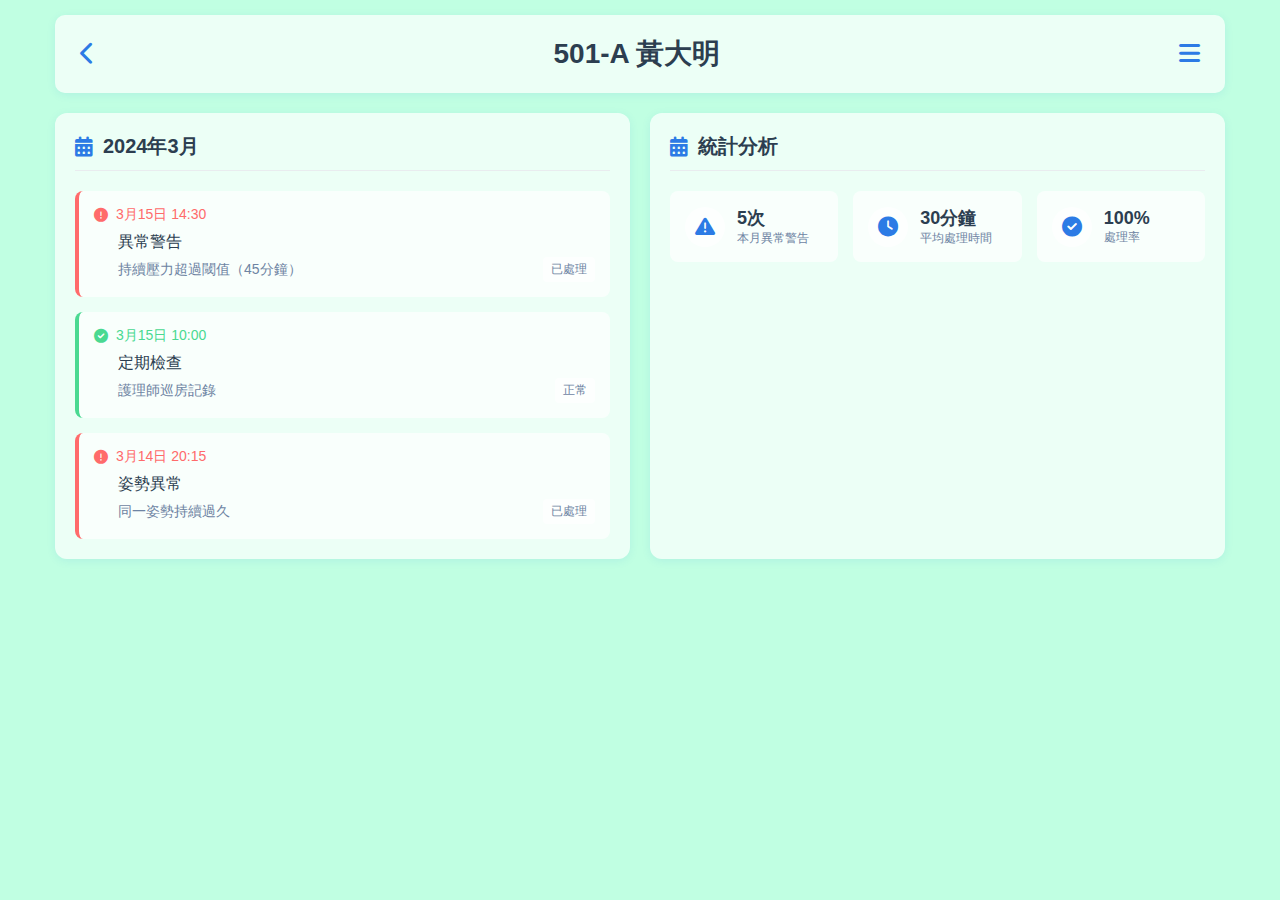
<file: history.html>
<!DOCTYPE html>
<html lang="en">
<head>
  <meta charset="UTF-8">
  <meta name="viewport" content="width=device-width, initial-scale=1.0">
  <title>壓瘡防治 - 歷史紀錄</title>
  <link rel="stylesheet" href="history.css">
  <link rel="stylesheet" href="https://cdnjs.cloudflare.com/ajax/libs/font-awesome/6.0.0/css/all.min.css">
</head>
<body>
  <div class="container">
    <header class="header">
      <div class="header-content">
        <a href="index.html" class="back-icon">
          <i class="fas fa-chevron-left"></i>
        </a>
        <h1 class="header-title">501-A 黃大明</h1>
        <div class="menu-container">
          <button class="hamburger-btn" id="hamburgerBtn">
            <i class="fas fa-bars"></i>
          </button>
          <nav class="nav-items" id="navItems">
            <a href="index.html" class="nav-link">
              <i class="fas fa-home"></i>
              <span>返回首頁</span>
            </a>
            <a href="patient-info.html" class="nav-link">
              <i class="fas fa-user"></i>
              <span>患者資訊</span>
            </a>
            <a href="history.html" class="nav-link">
              <i class="fas fa-history"></i>
              <span>歷史紀錄</span>
            </a>
            <a href="1st.html" class="nav-link">
              <i class="fas fa-chart-line"></i>
              <span>即時監測</span>
            </a>
          </nav>
        </div>
      </div>
    </header>

    <div class="history-list">
      <div class="history-card">
        <div class="history-header">
          <h2><i class="fas fa-calendar-alt"></i> 2024年3月</h2>
        </div>
        <div class="history-content">
          <div class="history-item warning">
            <div class="history-date">
              <i class="fas fa-exclamation-circle"></i>
              <span>3月15日 14:30</span>
            </div>
            <div class="history-details">
              <div class="history-title">異常警告</div>
              <div class="history-description">
                持續壓力超過閾值（45分鐘）
                <span class="status-badge">已處理</span>
              </div>
            </div>
          </div>

          <div class="history-item normal">
            <div class="history-date">
              <i class="fas fa-check-circle"></i>
              <span>3月15日 10:00</span>
            </div>
            <div class="history-details">
              <div class="history-title">定期檢查</div>
              <div class="history-description">
                護理師巡房記錄
                <span class="status-badge">正常</span>
              </div>
            </div>
          </div>

          <div class="history-item warning">
            <div class="history-date">
              <i class="fas fa-exclamation-circle"></i>
              <span>3月14日 20:15</span>
            </div>
            <div class="history-details">
              <div class="history-title">姿勢異常</div>
              <div class="history-description">
                同一姿勢持續過久
                <span class="status-badge">已處理</span>
              </div>
            </div>
          </div>
        </div>
      </div>

      <div class="history-card">
        <div class="history-header">
          <h2><i class="fas fa-calendar-alt"></i> 統計分析</h2>
        </div>
        <div class="history-stats">
          <div class="stat-item">
            <div class="stat-icon">
              <i class="fas fa-exclamation-triangle"></i>
            </div>
            <div class="stat-info">
              <div class="stat-value">5次</div>
              <div class="stat-label">本月異常警告</div>
            </div>
          </div>

          <div class="stat-item">
            <div class="stat-icon">
              <i class="fas fa-clock"></i>
            </div>
            <div class="stat-info">
              <div class="stat-value">30分鐘</div>
              <div class="stat-label">平均處理時間</div>
            </div>
          </div>

          <div class="stat-item">
            <div class="stat-icon">
              <i class="fas fa-check-circle"></i>
            </div>
            <div class="stat-info">
              <div class="stat-value">100%</div>
              <div class="stat-label">處理率</div>
            </div>
          </div>
        </div>
      </div>
    </div>
  </div>

  <script src="menu.js"></script>
</body>
</html>
</file>
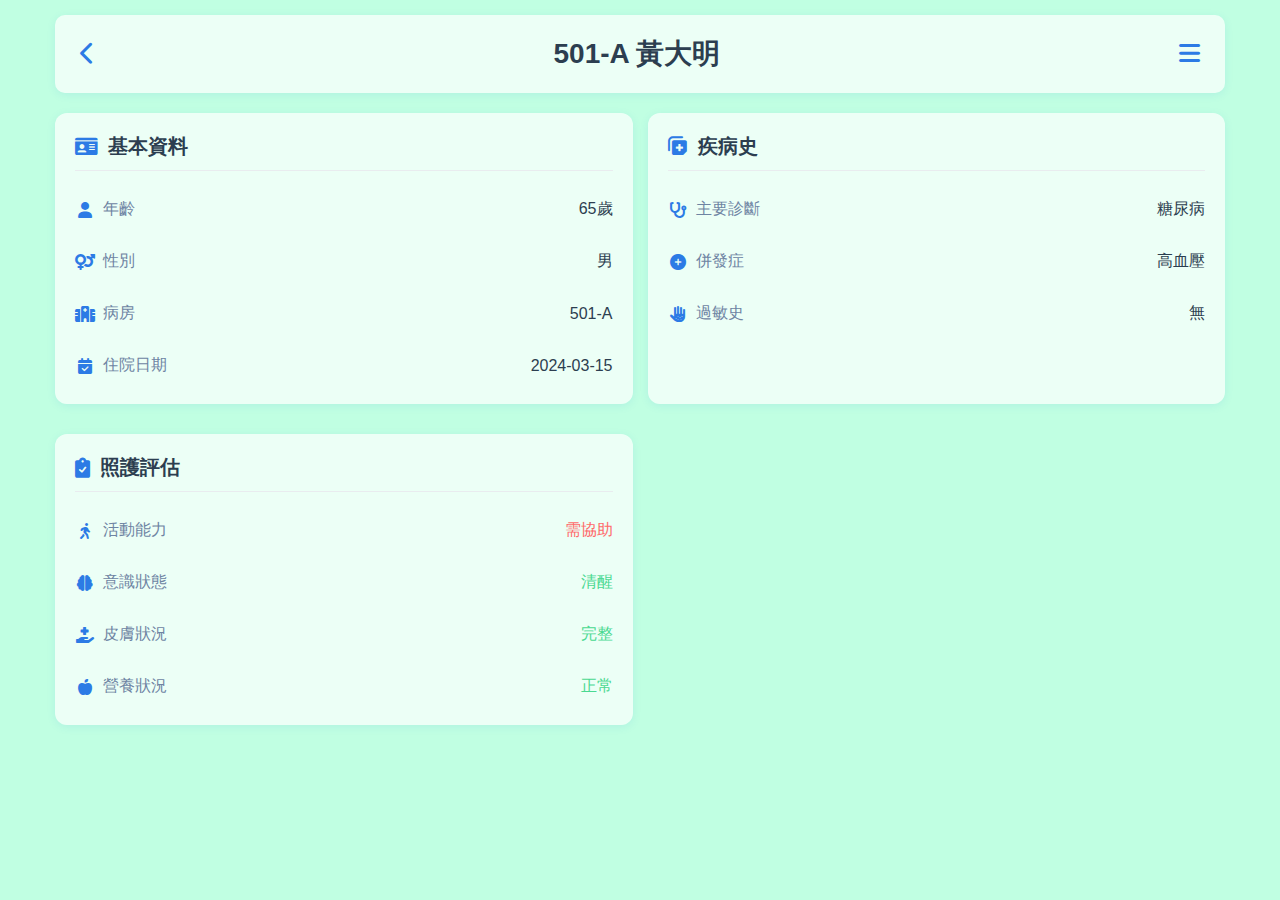
<file: patient-info.html>
<!DOCTYPE html>
<html lang="en">
<head>
  <meta charset="UTF-8">
  <meta name="viewport" content="width=device-width, initial-scale=1.0">
  <title>壓瘡防治 - 患者資訊</title>
  <link rel="stylesheet" href="patient-info.css">
  <link rel="stylesheet" href="https://cdnjs.cloudflare.com/ajax/libs/font-awesome/6.0.0/css/all.min.css">
</head>
<body>
  <div class="container">
    <header class="header">
      <div class="header-content">
        <a href="index.html" class="back-icon">
          <i class="fas fa-chevron-left"></i>
        </a>
        <h1 class="header-title">501-A 黃大明</h1>
        <div class="menu-container">
          <button class="hamburger-btn" id="hamburgerBtn">
            <i class="fas fa-bars"></i>
          </button>
          <nav class="nav-items" id="navItems">
            <a href="index.html" class="nav-link">
              <i class="fas fa-home"></i>
              <span>返回首頁</span>
            </a>
            <a href="patient-info.html" class="nav-link">
              <i class="fas fa-user"></i>
              <span>患者資訊</span>
            </a>
            <a href="history.html" class="nav-link">
              <i class="fas fa-history"></i>
              <span>歷史紀錄</span>
            </a>
            <a href="1st.html" class="nav-link">
              <i class="fas fa-chart-line"></i>
              <span>即時監測</span>
            </a>
          </nav>
        </div>
      </div>
    </header>

    <div class="info-list">
      <div class="info-card">
        <div class="info-header">
          <h2><i class="fas fa-id-card"></i> 基本資料</h2>
        </div>
        <div class="info-content">
          <div class="info-item">
            <span class="info-label"><i class="fas fa-user"></i> 年齡</span>
            <span class="info-value">65歲</span>
          </div>
          <div class="info-item">
            <span class="info-label"><i class="fas fa-venus-mars"></i> 性別</span>
            <span class="info-value">男</span>
          </div>
          <div class="info-item">
            <span class="info-label"><i class="fas fa-hospital"></i> 病房</span>
            <span class="info-value">501-A</span>
          </div>
          <div class="info-item">
            <span class="info-label"><i class="fas fa-calendar-check"></i> 住院日期</span>
            <span class="info-value">2024-03-15</span>
          </div>
        </div>
      </div>

      <div class="info-card">
        <div class="info-header">
          <h2><i class="fas fa-notes-medical"></i> 疾病史</h2>
        </div>
        <div class="info-content">
          <div class="info-item">
            <span class="info-label"><i class="fas fa-stethoscope"></i> 主要診斷</span>
            <span class="info-value">糖尿病</span>
          </div>
          <div class="info-item">
            <span class="info-label"><i class="fas fa-plus-circle"></i> 併發症</span>
            <span class="info-value">高血壓</span>
          </div>
          <div class="info-item">
            <span class="info-label"><i class="fas fa-allergies"></i> 過敏史</span>
            <span class="info-value">無</span>
          </div>
        </div>
      </div>

      <div class="info-card">
        <div class="info-header">
          <h2><i class="fas fa-clipboard-check"></i> 照護評估</h2>
        </div>
        <div class="info-content">
          <div class="info-item">
            <span class="info-label"><i class="fas fa-walking"></i> 活動能力</span>
            <span class="info-value warning">需協助</span>
          </div>
          <div class="info-item">
            <span class="info-label"><i class="fas fa-brain"></i> 意識狀態</span>
            <span class="info-value normal">清醒</span>
          </div>
          <div class="info-item">
            <span class="info-label"><i class="fas fa-hand-holding-medical"></i> 皮膚狀況</span>
            <span class="info-value normal">完整</span>
          </div>
          <div class="info-item">
            <span class="info-label"><i class="fas fa-apple-alt"></i> 營養狀況</span>
            <span class="info-value normal">正常</span>
          </div>
        </div>
      </div>
    </div>
  </div>

  <script src="menu.js"></script>
</body>
</html>
</file>
<file: history.css>
:root {
  --primary-blue: #2c7be5;    /* 主要醫療藍 */
  --secondary-green: #4ad991; /* 健康綠 */
  --warning-red: #ff6b6b;     /* 警告紅 */
  --text-dark: #2c3e50;       /* 主要文字色 */
  --text-light: #6e84a3;      /* 次要文字色 */
  --bg-primary: rgba(165, 255, 214, 0.7);    /* 修改主要背景色 */
  --bg-secondary: rgba(255, 255, 255, 0.7);  /* 修改次要背景色 */
  --border-color: #e9ecef;    /* 邊框顏色 */
}

body {
  background-color: var(--bg-primary);
  font-family: Arial, sans-serif;
  margin: 0;
  padding: 0;
}

/* 響應式容器 */
.container {
  width: 100%;
  max-width: 1200px;
  margin: 0 auto;
  padding: 15px;
  box-sizing: border-box;
  overflow-x: hidden;
}

/* Header 響應式調整 */
.header {
  background-color: var(--bg-secondary);
  padding: 15px;
  border-radius: 10px;
  box-shadow: 0 2px 8px rgba(44, 123, 229, 0.1);
  margin-bottom: 20px;
}

.header-content {
  display: flex;
  justify-content: space-between;
  align-items: center;
  position: relative;
}

.header-title {
  color: var(--text-dark);
  margin: 0;
  font-size: clamp(20px, 5vw, 28px);
  flex-grow: 1;
  text-align: center;
  padding: 0 40px;
}

/* 導航按鈕樣式 */
.back-icon, .hamburger-btn {
  color: var(--primary-blue);
  font-size: clamp(18px, 4vw, 24px);
  padding: 10px;
  cursor: pointer;
  transition: color 0.3s;
  background: none;
  border: none;
}

.back-icon:hover, .hamburger-btn:hover {
  color: var(--text-dark);
}

/* 導航菜單樣式 */
.nav-items {
  position: absolute;
  top: 100%;
  right: 10px;
  background: var(--bg-secondary);
  border-radius: 8px;
  box-shadow: 0 4px 12px rgba(0, 0, 0, 0.1);
  padding: 8px;
  min-width: min(200px, 80vw);
  display: none;
  z-index: 1000;
}

.nav-items.show {
  display: block;
}

.nav-link {
  display: flex;
  align-items: center;
  padding: 12px 16px;
  color: var(--text-dark);
  text-decoration: none;
  transition: background-color 0.3s;
  border-radius: 6px;
}

.nav-link:hover {
  background-color: var(--bg-primary);
}

.nav-link i {
  margin-right: 12px;
  color: var(--primary-blue);
  width: 20px;
  text-align: center;
}

/* 歷史記錄列表樣式 */
.history-list {
  display: grid;
  grid-template-columns: repeat(auto-fit, minmax(min(100%, 400px), 1fr));
  gap: 20px;
  width: 100%;
  box-sizing: border-box;
}

.history-card {
  background: var(--bg-secondary);
  border-radius: 12px;
  padding: 20px;
  box-shadow: 0 2px 8px rgba(44, 123, 229, 0.1);
}

.history-header {
  margin-bottom: 20px;
  padding-bottom: 10px;
  border-bottom: 1px solid var(--border-color);
}

.history-header h2 {
  color: var(--text-dark);
  font-size: clamp(16px, 4vw, 20px);
  margin: 0;
  display: flex;
  align-items: center;
  gap: 10px;
}

.history-header h2 i {
  color: var(--primary-blue);
}

/* 歷史記錄項目樣式 */
.history-content {
  display: flex;
  flex-direction: column;
  gap: 15px;
}

.history-item {
  padding: 15px;
  border-radius: 8px;
  background: var(--bg-secondary);
  transition: transform 0.2s;
}

.history-item:hover {
  transform: translateY(-2px);
}

.history-item.warning {
  border-left: 4px solid var(--warning-red);
}

.history-item.normal {
  border-left: 4px solid var(--secondary-green);
}

.history-date {
  display: flex;
  align-items: center;
  gap: 8px;
  color: var(--text-light);
  font-size: 14px;
  margin-bottom: 8px;
}

.history-date i {
  color: inherit;
}

.history-item.warning .history-date {
  color: var(--warning-red);
}

.history-item.normal .history-date {
  color: var(--secondary-green);
}

.history-details {
  margin-left: 24px;
}

.history-title {
  font-weight: 500;
  color: var(--text-dark);
  margin-bottom: 4px;
}

.history-description {
  color: var(--text-light);
  font-size: 14px;
  display: flex;
  justify-content: space-between;
  align-items: center;
}

.status-badge {
  font-size: 12px;
  padding: 4px 8px;
  border-radius: 4px;
  background: var(--bg-secondary);
  color: var(--text-light);
}

/* 統計分析樣式 */
.history-stats {
  display: grid;
  grid-template-columns: repeat(auto-fit, minmax(120px, 1fr));
  gap: 15px;
}

.stat-item {
  display: flex;
  align-items: center;
  gap: 12px;
  padding: 15px;
  background: var(--bg-secondary);
  border-radius: 8px;
}

.stat-icon {
  width: 40px;
  height: 40px;
  display: flex;
  align-items: center;
  justify-content: center;
  background: var(--bg-secondary);
  border-radius: 50%;
  color: var(--primary-blue);
  font-size: 20px;
}

.stat-info {
  flex: 1;
}

.stat-value {
  font-size: 18px;
  font-weight: 600;
  color: var(--text-dark);
}

.stat-label {
  font-size: 12px;
  color: var(--text-light);
}

/* 響應式設計 */
@media screen and (max-width: 768px) {
  .container {
    padding: 10px;
  }

  .history-card {
    padding: 15px;
  }

  .history-item {
    padding: 12px;
  }

  .history-stats {
    grid-template-columns: repeat(auto-fit, minmax(100px, 1fr));
    gap: 10px;
  }
}

/* 小螢幕手機 */
@media screen and (max-width: 480px) {
  .container {
    padding: 8px;
  }

  .history-card {
    padding: 12px;
  }

  .history-item {
    padding: 10px;
  }

  .history-description {
    flex-direction: column;
    align-items: flex-start;
    gap: 5px;
  }

  .stat-item {
    padding: 10px;
  }

  .stat-icon {
    width: 32px;
    height: 32px;
    font-size: 16px;
  }

  .stat-value {
    font-size: 16px;
  }
}
</file>
<file: patient-info.css>
:root {
  --primary-blue: #2c7be5;    /* 主要醫療藍 */
  --secondary-green: #4ad991; /* 健康綠 */
  --warning-red: #ff6b6b;     /* 警告紅 */
  --text-dark: #2c3e50;       /* 主要文字色 */
  --text-light: #6e84a3;      /* 次要文字色 */
  --bg-primary: rgba(165, 255, 214, 0.7);    /* 修改主要背景色 */
  --bg-secondary: rgba(255, 255, 255, 0.7);  /* 修改次要背景色 */
  --border-color: #e9ecef;    /* 邊框顏色 */
}

body {
  background-color: var(--bg-primary);
  font-family: Arial, sans-serif;
  margin: 0;
  padding: 0;
}

/* 響應式容器 */
.container {
  width: 100%;
  max-width: 1200px;
  margin: 0 auto;
  padding: 15px;
  box-sizing: border-box;
}

/* Header 響應式調整 */
.header {
  background-color: var(--bg-secondary);
  padding: 15px;
  border-radius: 10px;
  box-shadow: 0 2px 8px rgba(44, 123, 229, 0.1);
  margin-bottom: 20px;
}

.header-content {
  display: flex;
  justify-content: space-between;
  align-items: center;
  position: relative;
}

.header-title {
  color: var(--text-dark);
  margin: 0;
  font-size: clamp(20px, 5vw, 28px);
  flex-grow: 1;
  text-align: center;
  padding: 0 40px;
}

/* 導航按鈕樣式 */
.back-icon, .hamburger-btn {
  color: var(--primary-blue);
  font-size: clamp(18px, 4vw, 24px);
  padding: 10px;
  cursor: pointer;
  transition: color 0.3s;
  background: none;
  border: none;
}

.back-icon:hover, .hamburger-btn:hover {
  color: var(--text-dark);
}

/* 導航菜單樣式 */
.nav-items {
  position: absolute;
  top: 100%;
  right: 10px;
  background: var(--bg-secondary);
  border-radius: 8px;
  box-shadow: 0 4px 12px rgba(0, 0, 0, 0.1);
  padding: 8px;
  min-width: min(200px, 80vw);
  display: none;
  z-index: 1000;
}

.nav-items.show {
  display: block;
}

.nav-link {
  display: flex;
  align-items: center;
  padding: 12px 16px;
  color: var(--text-dark);
  text-decoration: none;
  transition: background-color 0.3s;
  border-radius: 6px;
}

.nav-link:hover {
  background-color: var(--bg-primary);
}

.nav-link i {
  margin-right: 12px;
  color: var(--primary-blue);
  width: 20px;
  text-align: center;
}

/* 資訊列表樣式 */
.info-list {
  display: grid;
  grid-template-columns: repeat(auto-fit, minmax(min(100%, 400px), 1fr));
  gap: 15px;
  width: 100%;
  box-sizing: border-box;
}

.info-card {
  width: 100%;
  box-sizing: border-box;
  margin-bottom: 15px;
  background: var(--bg-secondary);
  border-radius: 12px;
  padding: 20px;
  box-shadow: 0 2px 8px rgba(44, 123, 229, 0.1);
  transition: transform 0.2s;
}

.info-card:hover {
  transform: translateY(-2px);
}

.info-header {
  margin-bottom: 20px;
  padding-bottom: 10px;
  border-bottom: 1px solid var(--border-color);
}

.info-header h2 {
  color: var(--text-dark);
  font-size: clamp(16px, 4vw, 20px);
  margin: 0;
  display: flex;
  align-items: center;
  gap: 10px;
}

.info-header h2 i {
  color: var(--primary-blue);
}

.info-content {
  display: flex;
  flex-direction: column;
  gap: 15px;
}

.info-item {
  display: flex;
  justify-content: space-between;
  align-items: center;
  padding: 8px 0;
}

.info-label {
  color: var(--text-light);
  font-size: clamp(14px, 3.5vw, 16px);
  display: flex;
  align-items: center;
  gap: 8px;
}

.info-label i {
  color: var(--primary-blue);
  width: 20px;
  text-align: center;
}

.info-value {
  font-weight: 500;
  color: var(--text-dark);
  font-size: clamp(14px, 3.5vw, 16px);
}

.info-value.normal {
  color: var(--secondary-green);
}

.info-value.warning {
  color: var(--warning-red);
}

/* 響應式設計 */
@media screen and (max-width: 768px) {
  .container {
    padding: 10px;
    width: 100%;
    overflow-x: hidden;
  }

  .info-list {
    padding: 0;
    margin: 0;
  }

  .info-card {
    margin: 0 0 15px 0;
    width: 100%;
  }

  .info-item {
    padding: 8px;
  }
}

/* 小螢幕手機 */
@media screen and (max-width: 480px) {
  body {
    overflow-x: hidden;
  }

  .container {
    padding: 8px;
    min-height: 100vh;
  }

  .info-card {
    padding: 12px;
    margin-bottom: 10px;
  }

  .info-header h2 {
    font-size: 16px;
  }

  .info-label, .info-value {
    font-size: 14px;
  }

  .info-item {
    flex-direction: column;
    align-items: flex-start;
    gap: 5px;
    padding: 6px 0;
  }

  .info-value {
    padding-left: 28px;
    width: 100%;
    word-break: break-word;
  }
}

/* 確保在極小螢幕上也能正常顯示 */
@media screen and (max-width: 320px) {
  .container {
    padding: 5px;
  }

  .info-card {
    padding: 10px;
  }

  .header-title {
    font-size: 18px;
  }

  .info-label, .info-value {
    font-size: 13px;
  }
}
</file>
